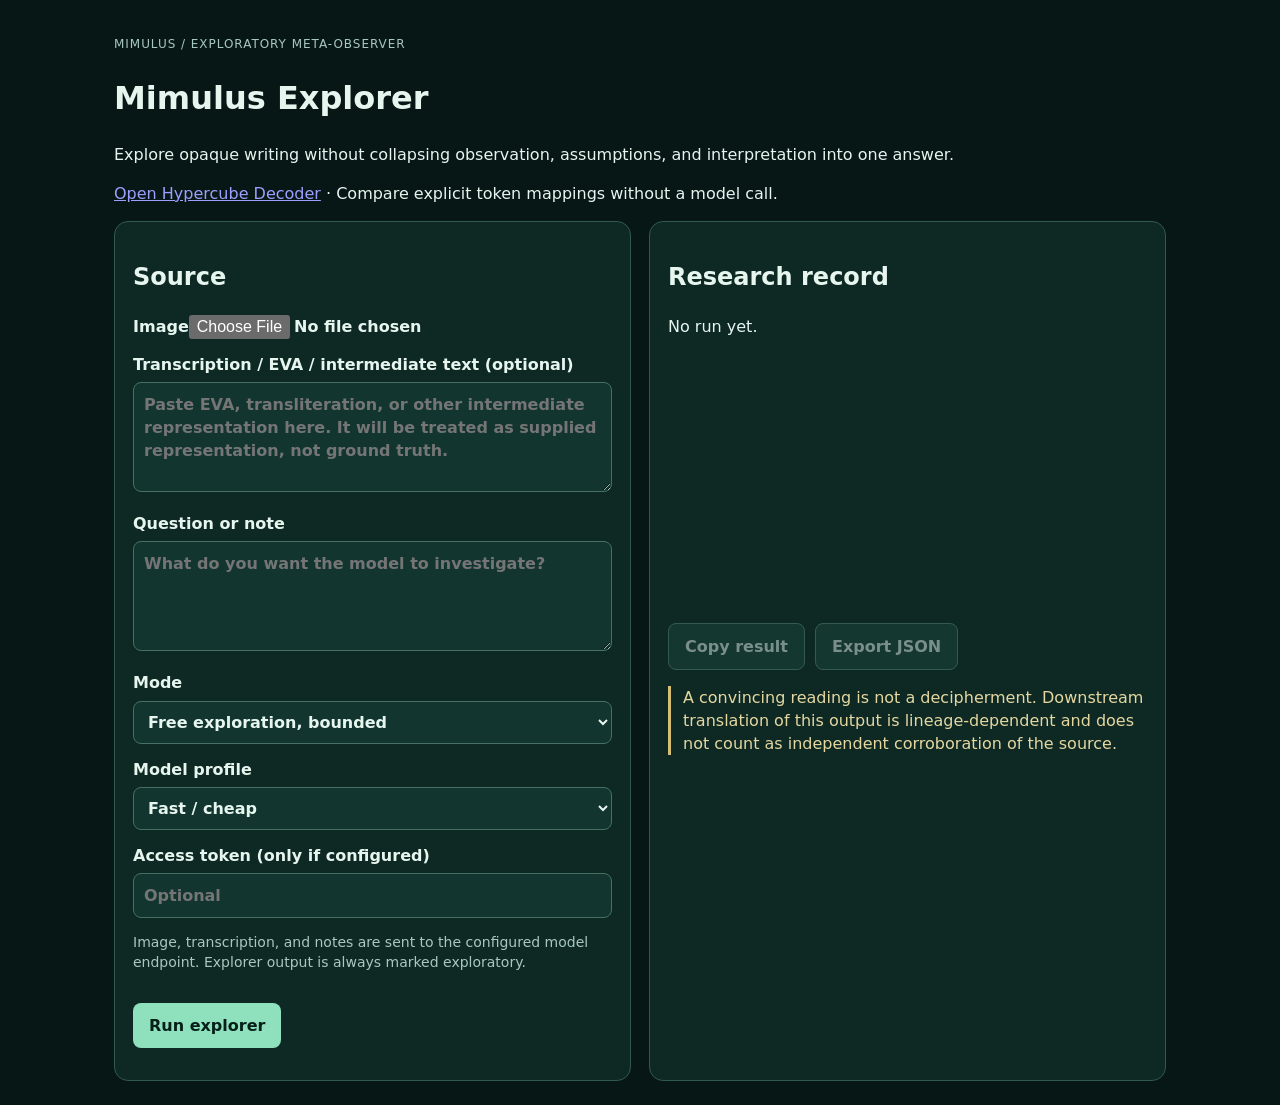
<file: explorer/index.html>
<!doctype html>
<html lang="en">
<head>
<meta charset="utf-8">
<meta name="viewport" content="width=device-width,initial-scale=1">
<title>Mimulus Explorer</title>
<style>
:root{color-scheme:dark;--bg:#071715;--panel:#0e2924;--line:#31594f;--text:#e7f5ef;--muted:#a8c8be;--accent:#8fe0bd}
*{box-sizing:border-box}body{margin:0;background:var(--bg);color:var(--text);font:16px/1.45 system-ui,-apple-system,Segoe UI,sans-serif}main{max-width:1100px;margin:auto;padding:24px}.eyebrow{color:var(--muted);letter-spacing:.08em;font-size:12px}.grid{display:grid;grid-template-columns:1fr 1fr;gap:18px}.panel{background:var(--panel);border:1px solid var(--line);border-radius:14px;padding:18px}label{display:block;margin-top:14px;font-weight:600}input,textarea,select,button{font:inherit}textarea,select,input[type=password]{width:100%;margin-top:6px;background:#12362f;color:var(--text);border:1px solid #477064;border-radius:8px;padding:10px}textarea{min-height:110px;resize:vertical}button{margin-top:16px;background:var(--accent);color:#062019;border:0;border-radius:8px;padding:11px 16px;font-weight:700;cursor:pointer}button[disabled]{opacity:.5;cursor:not-allowed}.hint,.status{color:var(--muted);font-size:14px}.output{white-space:pre-wrap;overflow-wrap:anywhere;min-height:280px}.preview{max-width:100%;max-height:360px;border-radius:10px;margin-top:10px;border:1px solid var(--line)}.toolbar{display:flex;gap:10px;flex-wrap:wrap}.toolbar button{background:#1a473c;color:var(--text);border:1px solid #5b8b7b}.warning{border-left:3px solid #d6bf70;padding-left:12px;color:#e4d7a0}.meta{font-family:ui-monospace,SFMono-Regular,Menlo,monospace;font-size:12px;color:var(--muted)}@media(max-width:800px){.grid{grid-template-columns:1fr}main{padding:14px}}
</style>
</head>
<body>
<main>
<p class="eyebrow">MIMULUS / EXPLORATORY META-OBSERVER</p>
<h1>Mimulus Explorer</h1>
<p>Explore opaque writing without collapsing observation, assumptions, and interpretation into one answer.</p>
<p><a href="./hypercube.html">Open Hypercube Decoder</a> · Compare explicit token mappings without a model call.</p>
<div class="grid">
<section class="panel">
<h2>Source</h2>
<label>Image<input id="image" type="file" accept="image/png,image/jpeg,image/webp"></label>
<img id="preview" class="preview" hidden alt="Selected source preview">
<label>Transcription / EVA / intermediate text (optional)<textarea id="transcription" placeholder="Paste EVA, transliteration, or other intermediate representation here. It will be treated as supplied representation, not ground truth."></textarea></label>
<label>Question or note<textarea id="note" placeholder="What do you want the model to investigate?"></textarea></label>
<label>Mode<select id="mode"><option value="observe">Neutral observation</option><option value="structural">Structural analysis</option><option value="adversarial">Adversarial / competing decoder</option><option value="explore" selected>Free exploration, bounded</option></select></label>
<label>Model profile<select id="profile"><option value="fast" selected>Fast / cheap</option><option value="deep">Deep / stronger</option></select></label>
<label>Access token (only if configured)<input id="token" type="password" autocomplete="off" placeholder="Optional"></label>
<p class="hint">Image, transcription, and notes are sent to the configured model endpoint. Explorer output is always marked exploratory.</p>
<button id="run">Run explorer</button>
<p id="status" class="status"></p>
</section>
<section class="panel">
<h2>Research record</h2>
<div id="output" class="output muted">No run yet.</div>
<p id="meta" class="meta"></p>
<div class="toolbar"><button id="copy" disabled>Copy result</button><button id="export" disabled>Export JSON</button></div>
<p class="warning">A convincing reading is not a decipherment. Downstream translation of this output is lineage-dependent and does not count as independent corroboration of the source.</p>
</section>
</div>
</main>
<script>
const $=id=>document.getElementById(id);let imageData='';let lastRun=null;
$('image').addEventListener('change',()=>{const f=$('image').files[0];imageData='';$('preview').hidden=true;if(!f)return;if(f.size>5_500_000){$('status').textContent='Image is too large. Use a crop under about 5 MB.';return;}const r=new FileReader();r.onload=()=>{imageData=r.result;$('preview').src=imageData;$('preview').hidden=false;$('status').textContent='';};r.readAsDataURL(f);});
function download(data,name){const u=URL.createObjectURL(new Blob([JSON.stringify(data,null,2)],{type:'application/json'}));const a=document.createElement('a');a.href=u;a.download=name;a.click();setTimeout(()=>URL.revokeObjectURL(u),1000)}
$('run').onclick=async()=>{const payload={image_data_url:imageData||undefined,transcription:$('transcription').value,note:$('note').value,mode:$('mode').value,profile:$('profile').value};if(!payload.image_data_url&&!payload.transcription.trim()&&!payload.note.trim()){$('status').textContent='Add an image, transcription, or question first.';return;}$('run').disabled=true;$('status').textContent='Running…';$('output').classList.add('muted');$('output').textContent='Analyzing source and separating observation from interpretation…';try{const headers={'Content-Type':'application/json'};const token=$('token').value.trim();if(token)headers['x-mimulus-explorer-token']=token;const r=await fetch('/api/explore',{method:'POST',headers,body:JSON.stringify(payload)});const data=await r.json();if(!r.ok)throw new Error(data?.detail||data?.error||'Request failed');lastRun=data;$('output').classList.remove('muted');$('output').textContent=data.output||'(No text output)';$('meta').textContent=`run ${data.run_id||'—'} · ${data.model||'—'} · ${data.mode||'—'} · ${data.profile||'—'}`;$('copy').disabled=false;$('export').disabled=false;$('status').textContent='Completed. Treat as exploratory decoder output.';}catch(e){$('output').textContent='Run failed.';$('status').textContent=e.message;}finally{$('run').disabled=false;}};
$('copy').onclick=()=>lastRun&&navigator.clipboard.writeText(lastRun.output||'');$('export').onclick=()=>lastRun&&download(lastRun,`mimulus-${lastRun.run_id||'run'}.json`);
</script>
</body>
</html>
</file>
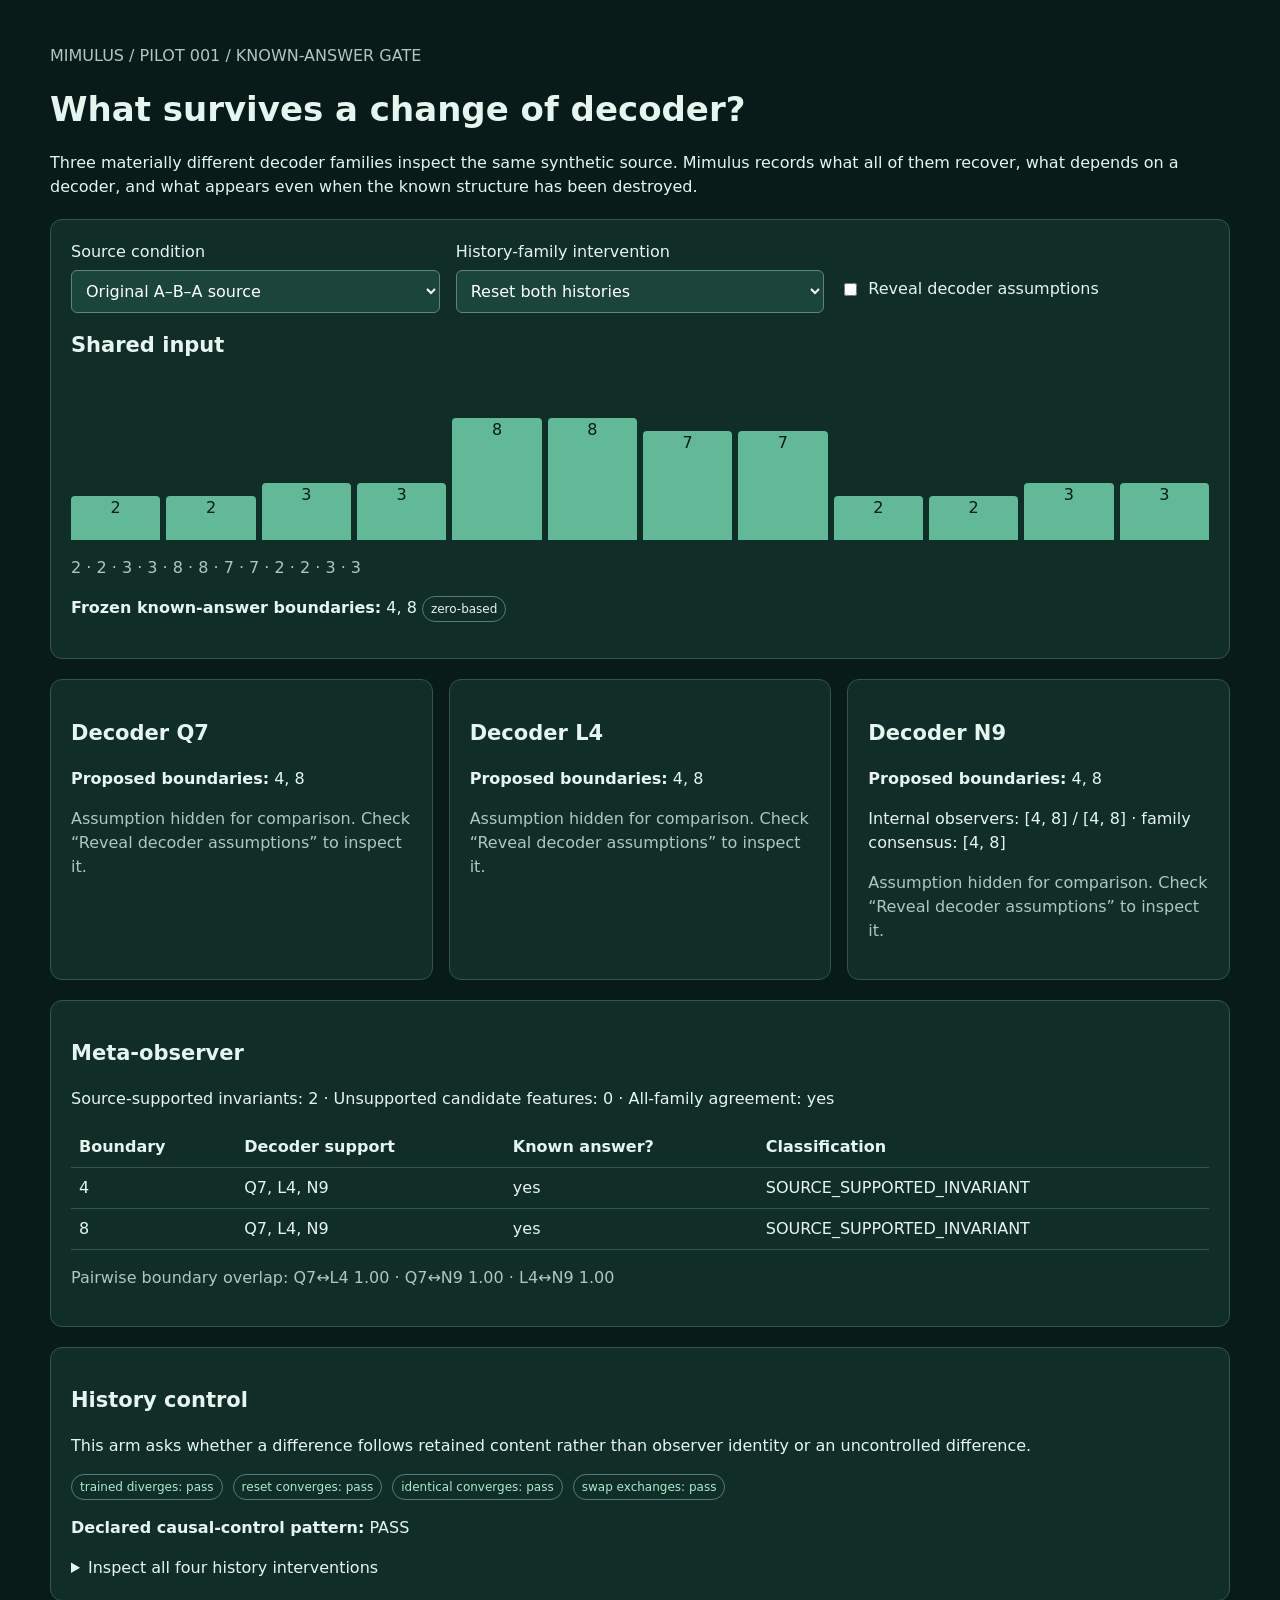
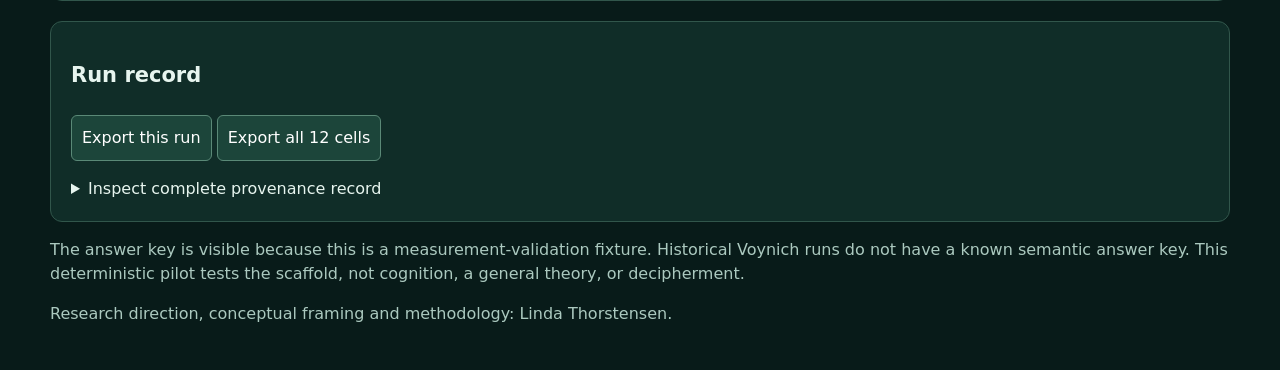
<file: pilot/index.html>
<!doctype html><html lang="en"><meta charset="utf-8"><meta name="viewport" content="width=device-width,initial-scale=1"><title>Mimulus · Decoder persistence laboratory</title>
<style>body{margin:0;background:#081b19;color:#e7f5ef;font:16px/1.5 system-ui}main{max-width:1180px;margin:auto;padding:28px}h1{font-size:34px;margin:0}h2{font-size:21px}.muted{color:#abc9bf}.tag{display:inline-block;padding:3px 8px;border:1px solid #547e70;border-radius:999px;font-size:12px;margin-right:5px}section,article{background:#102d28;border:1px solid #31564b;border-radius:12px;padding:20px;margin-top:20px}.controls,.decoders{display:grid;grid-template-columns:repeat(3,1fr);gap:16px}.decoders{grid-template-columns:repeat(3,1fr)}label{display:block}select,button{font:inherit;background:#1c453a;color:white;border:1px solid #5a8977;border-radius:6px;padding:10px;margin-top:6px}select{width:100%}button{cursor:pointer}.check{display:flex;align-items:center;gap:8px;padding-top:25px}.check input{width:auto}#signal{display:flex;gap:6px;align-items:end;height:145px;overflow:auto;padding-top:16px}.bar{flex:1;min-width:28px;background:#62b998;color:#061c16;text-align:center;border-radius:4px 4px 0 0}.segments{display:flex;flex-wrap:wrap;gap:8px}.segment{padding:8px;border:1px solid #94d3b5;background:#1a483b;border-radius:5px}table{width:100%;border-collapse:collapse;margin-top:10px}th,td{text-align:left;border-bottom:1px solid #31564b;padding:8px;vertical-align:top}pre{white-space:pre-wrap;overflow-wrap:anywhere;font-size:13px}summary{cursor:pointer}.good{color:#a9edc9}.warn{color:#f2d49b}@media(max-width:760px){main{padding:16px}.controls,.decoders{grid-template-columns:1fr}.check{padding-top:0}}</style>
<main><p class="muted">MIMULUS / PILOT 001 / KNOWN-ANSWER GATE</p><h1>What survives a change of decoder?</h1><p>Three materially different decoder families inspect the same synthetic source. Mimulus records what all of them recover, what depends on a decoder, and what appears even when the known structure has been destroyed.</p>
<section><div class="controls"><label>Source condition<select id="condition"><option value="original">Original A–B–A source</option><option value="permuted">Count-preserving order destruction</option><option value="ablated">Remove middle-block contrast</option></select></label><label>History-family intervention<select id="history"><option value="reset">Reset both histories</option><option value="trained">Different retained histories</option><option value="swap">Swap retained histories</option><option value="identical">Identical retained histories</option></select></label><label class="check"><input id="reveal" type="checkbox"> Reveal decoder assumptions</label></div><h2>Shared input</h2><div id="signal"></div><p id="values" class="muted"></p><p id="key"></p></section>
<div class="decoders"><article id="Q7"></article><article id="L4"></article><article id="N9"></article></div>
<section><h2>Meta-observer</h2><p id="summary"></p><table><thead><tr><th>Boundary</th><th>Decoder support</th><th>Known answer?</th><th>Classification</th></tr></thead><tbody id="features"></tbody></table><p id="pairwise" class="muted"></p></section>
<section><h2>History control</h2><p>This arm asks whether a difference follows retained content rather than observer identity or an uncontrolled difference.</p><div id="historyChecks"></div><details><summary>Inspect all four history interventions</summary><pre id="historyRecord"></pre></details></section>
<section><h2>Run record</h2><button id="export">Export this run</button> <button id="matrix">Export all 12 cells</button><p id="status" class="muted"></p><details><summary>Inspect complete provenance record</summary><pre id="record"></pre></details></section>
<p class="muted">The answer key is visible because this is a measurement-validation fixture. Historical Voynich runs do not have a known semantic answer key. This deterministic pilot tests the scaffold, not cognition, a general theory, or decipherment.</p><p class="muted">Research direction, conceptual framing and methodology: Linda Thorstensen.</p></main>
<script src="engine.js"></script><script>
let current;const get=id=>document.getElementById(id);const codes=['Q7','L4','N9'];
function boundariesText(x){return x.length?x.join(', '):'none'}
function renderDecoder(code){const card=get(code),details=current.decoderDetails[code],registry=current.decoderRegistry[code],blind=current.blindedFamilyOutputs.find(x=>x.blindCode===code);card.replaceChildren();const h=document.createElement('h2');h.textContent='Decoder '+code;card.append(h);const b=document.createElement('p');b.innerHTML='<strong>Proposed boundaries:</strong> '+boundariesText(blind.boundaries);card.append(b);if(code==='N9'){const p=document.createElement('p');p.textContent='Internal observers: '+details.outputs.map(o=>'['+boundariesText(o.boundaries)+']').join(' / ')+' · family consensus: ['+boundariesText(details.boundaries)+']';card.append(p)}const a=document.createElement('p');a.className='muted';a.textContent=get('reveal').checked?registry.family+' — '+registry.assumption:'Assumption hidden for comparison. Check “Reveal decoder assumptions” to inspect it.';card.append(a)}
function render(){current=Mimulus.run({condition:get('condition').value,historyIntervention:get('history').value});get('signal').replaceChildren(...current.source.map(v=>{const e=document.createElement('div');e.className='bar';e.style.height=(18+v*13)+'px';e.textContent=v;return e}));get('values').textContent=current.source.join(' · ');get('key').innerHTML='<strong>Frozen known-answer boundaries:</strong> '+boundariesText(current.knownAnswer.boundaryIndices)+' <span class="tag">zero-based</span>';codes.forEach(renderDecoder);
const rows=current.metaObservation.features;get('features').replaceChildren(...(rows.length?rows.map(f=>{const tr=document.createElement('tr');[f.index,f.supportingDecoders.join(', ')||'none',f.inKnownAnswer?'yes':'no',f.classification].forEach(v=>{const td=document.createElement('td');td.textContent=v;tr.append(td)});return tr}):(()=>{const tr=document.createElement('tr'),td=document.createElement('td');td.colSpan=4;td.textContent='No decoder proposed a boundary and the key contains none.';tr.append(td);return [tr]})()));
const invariant=rows.filter(x=>x.classification==='SOURCE_SUPPORTED_INVARIANT').length,unsupported=rows.filter(x=>x.classification.includes('UNSUPPORTED')).length;get('summary').textContent='Source-supported invariants: '+invariant+' · Unsupported candidate features: '+unsupported+' · All-family agreement: '+(current.metaObservation.allFamilyAgreement?'yes':'no');get('pairwise').textContent='Pairwise boundary overlap: '+current.metaObservation.pairwise.map(p=>p.a+'↔'+p.b+' '+(p.overlap.empty?'empty':p.overlap.value.toFixed(2))).join(' · ');
const hc=current.historyControls;get('historyChecks').innerHTML=Object.entries(hc.checks).map(([k,v])=>'<span class="tag '+(v?'good':'warn')+'">'+k.replaceAll('_',' ')+': '+(v?'pass':'fail')+'</span>').join(' ')+'<p><strong>Declared causal-control pattern:</strong> '+(hc.patternPass?'PASS':'NOT PRESENT FOR THIS SOURCE CONDITION')+'</p>';get('historyRecord').textContent=JSON.stringify(hc,null,2);get('record').textContent=JSON.stringify(current,null,2);get('status').textContent='';}
function download(data,name){const url=URL.createObjectURL(new Blob([JSON.stringify(data,null,2)],{type:'application/json'}));const a=document.createElement('a');a.href=url;a.download=name;a.click();setTimeout(()=>URL.revokeObjectURL(url),1000)}
['condition','history','reveal'].forEach(id=>get(id).addEventListener('change',render));get('export').onclick=()=>download(current,'mimulus-pilot-001-run.json');get('matrix').onclick=()=>{download(Mimulus.matrix(),'mimulus-pilot-001-matrix.json');get('status').textContent='Exported 3 source conditions × 4 history interventions = 12 deterministic cells.'};render();
</script></html>
</file>
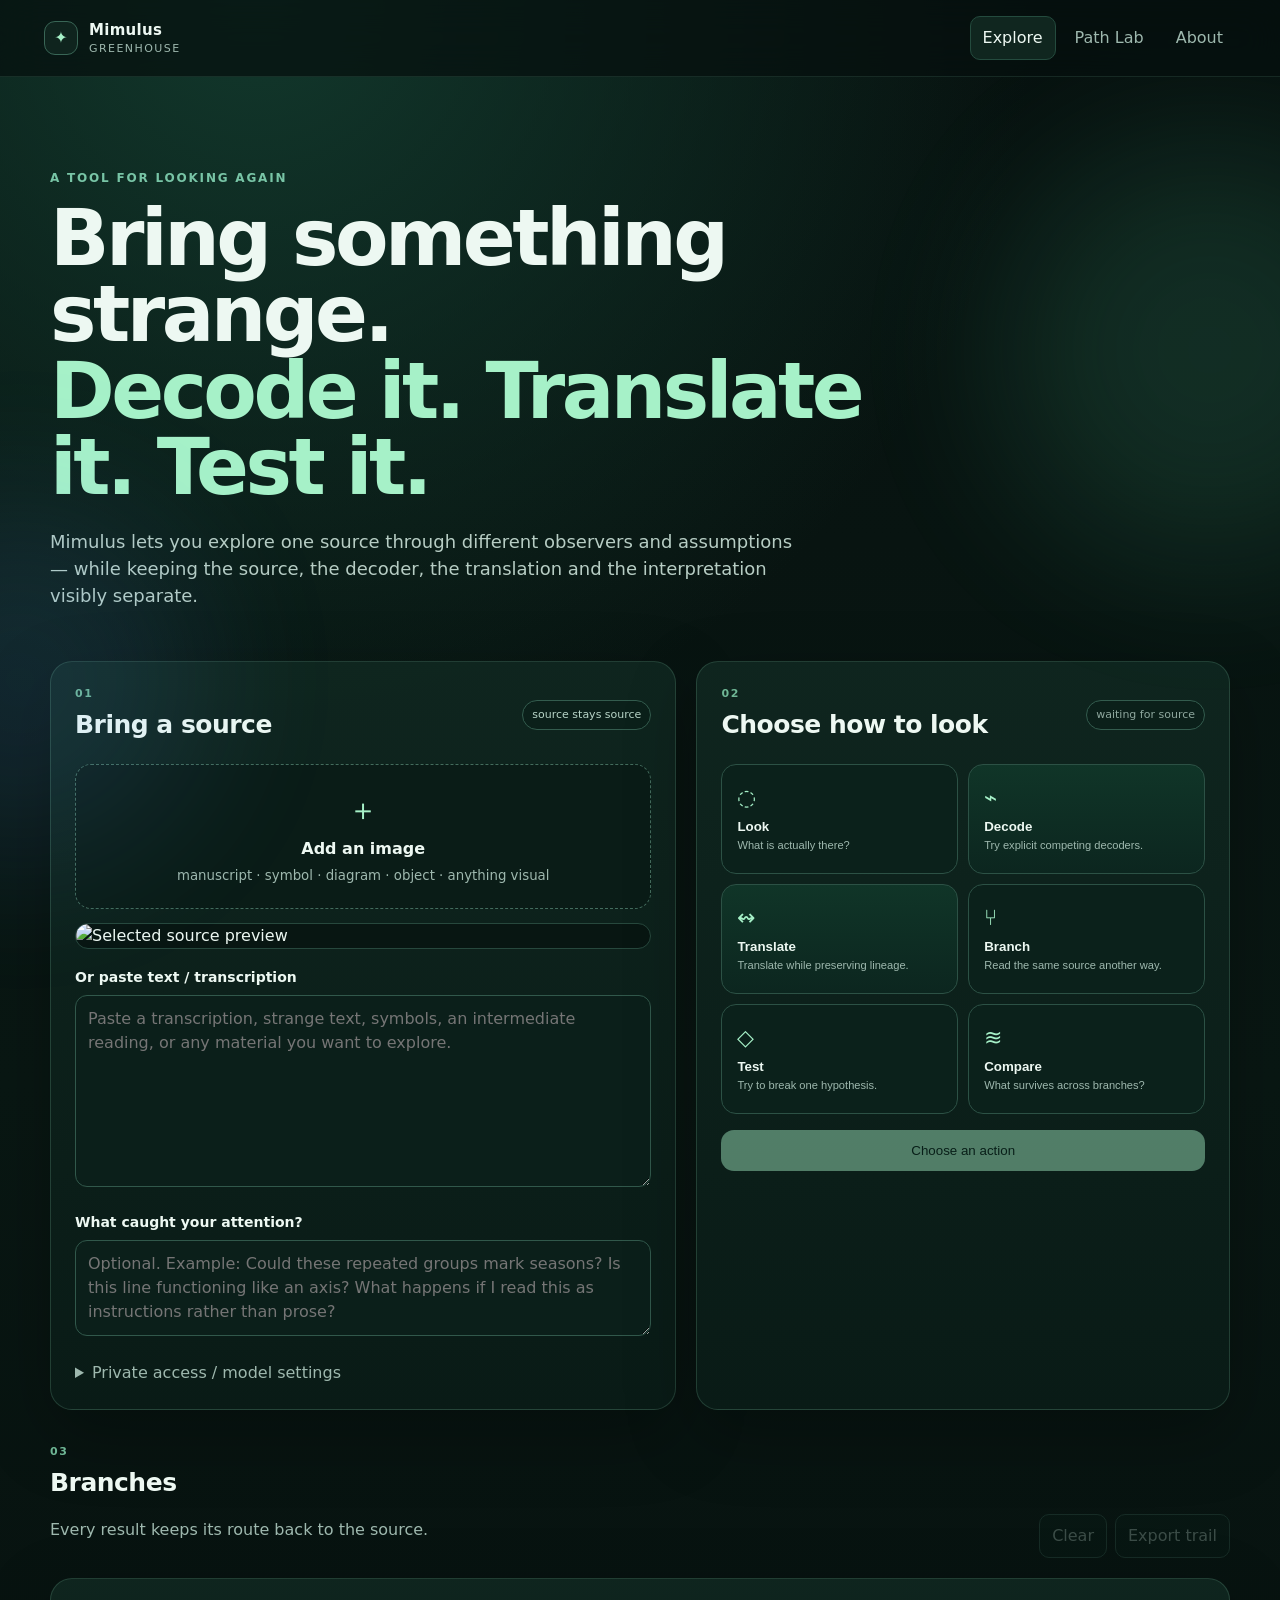
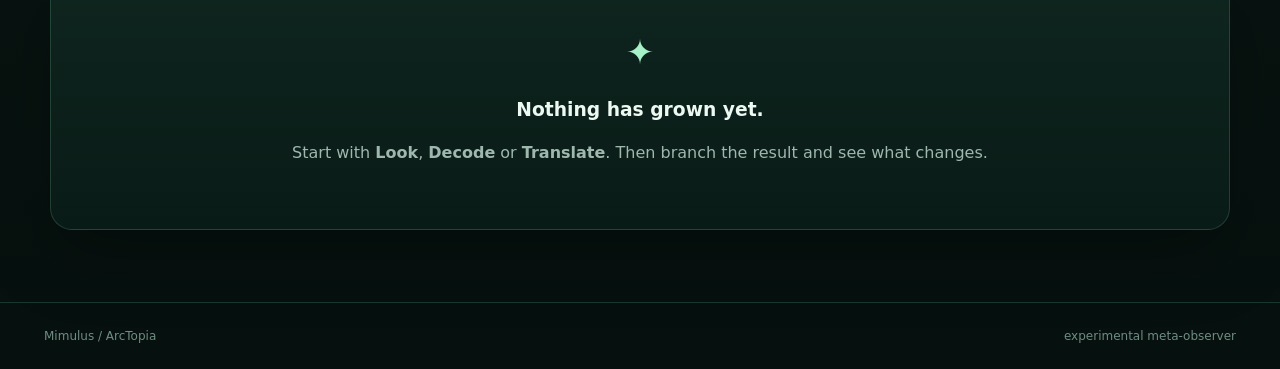
<file: hosting/cpanel/index.html>
<!doctype html>
<html lang="en">
<head>
  <meta charset="utf-8">
  <meta name="viewport" content="width=device-width,initial-scale=1">
  <meta name="description" content="Mimulus Greenhouse: explore, decode, translate, branch, test and compare interpretations without losing provenance.">
  <title>Mimulus — Greenhouse</title>
  <link rel="stylesheet" href="styles.css">
</head>
<body>
  <div class="ambient ambient-a"></div><div class="ambient ambient-b"></div>
  <header class="site-header"><a class="brand" href="#" data-go="explore" aria-label="Mimulus home"><span class="brand-mark" aria-hidden="true">✦</span><span><strong>Mimulus</strong><small>Greenhouse</small></span></a><nav class="view-tabs" aria-label="Main views"><button class="tab is-active" data-view="explore">Explore</button><button class="tab" data-view="pathlab">Path Lab</button><button class="tab" data-view="about">About</button></nav></header>
  <main>
    <section id="explore" class="view is-active">
      <div class="hero"><p class="eyebrow">A TOOL FOR LOOKING AGAIN</p><h1>Bring something strange.<br><span>Decode it. Translate it. Test it.</span></h1><p class="lede">Mimulus lets you explore one source through different observers and assumptions — while keeping the source, the decoder, the translation and the interpretation visibly separate.</p></div>
      <div class="workspace">
        <section class="source-card glass"><div class="section-head"><div><p class="step">01</p><h2>Bring a source</h2></div><span class="pill">source stays source</span></div><label class="dropzone" for="imageInput"><input id="imageInput" type="file" accept="image/png,image/jpeg,image/webp" hidden><span class="drop-icon">＋</span><strong>Add an image</strong><small>manuscript · symbol · diagram · object · anything visual</small></label><img id="preview" class="preview" hidden alt="Selected source preview"><label class="field-label" for="sourceText">Or paste text / transcription</label><textarea id="sourceText" rows="7" placeholder="Paste a transcription, strange text, symbols, an intermediate reading, or any material you want to explore."></textarea><label class="field-label" for="question">What caught your attention?</label><textarea id="question" rows="3" placeholder="Optional. Example: Could these repeated groups mark seasons? Is this line functioning like an axis? What happens if I read this as instructions rather than prose?"></textarea><details class="quiet-details"><summary>Private access / model settings</summary><div class="settings-grid"><label>Access token<input id="token" type="password" autocomplete="off" placeholder="Only if this site requires one"></label><label>Depth<select id="profile"><option value="fast" selected>Quick</option><option value="deep">Deep</option></select></label></div></details></section>
        <section class="action-card glass"><div class="section-head"><div><p class="step">02</p><h2>Choose how to look</h2></div><span id="sourceState" class="pill subtle">waiting for source</span></div><div class="action-grid" role="group" aria-label="Mimulus actions"><button class="action" data-action="look"><span>◌</span><strong>Look</strong><small>What is actually there?</small></button><button class="action primary" data-action="decode"><span>⌁</span><strong>Decode</strong><small>Try explicit competing decoders.</small></button><button class="action primary" data-action="translate"><span>↭</span><strong>Translate</strong><small>Translate while preserving lineage.</small></button><button class="action" data-action="branch"><span>⑂</span><strong>Branch</strong><small>Read the same source another way.</small></button><button class="action" data-action="test"><span>◇</span><strong>Test</strong><small>Try to break one hypothesis.</small></button><button class="action" data-action="compare"><span>≋</span><strong>Compare</strong><small>What survives across branches?</small></button></div><div id="translateOptions" class="inline-options" hidden><label>Translate into<input id="targetLanguage" value="English" placeholder="English"></label><p>Translations are useful outputs, but a translation of a decoder result remains a descendant of that decoder — not independent confirmation.</p></div><div id="testOptions" class="inline-options" hidden><label>Hypothesis to test<textarea id="hypothesis" rows="3" placeholder="Example: repeated symbols are seasonal markers"></textarea></label></div><button id="runButton" class="run-button" disabled>Choose an action</button><p id="status" class="status" aria-live="polite"></p></section>
      </div>
      <section class="results-section"><div class="section-head wide"><div><p class="step">03</p><h2>Branches</h2><p class="muted">Every result keeps its route back to the source.</p></div><div class="result-tools"><button id="clearRuns" class="ghost" disabled>Clear</button><button id="exportRuns" class="ghost" disabled>Export trail</button></div></div><div id="emptyState" class="empty-state glass"><div class="seed">✦</div><h3>Nothing has grown yet.</h3><p>Start with <b>Look</b>, <b>Decode</b> or <b>Translate</b>. Then branch the result and see what changes.</p></div><div id="runs" class="runs"></div></section>
    </section>
    <section id="pathlab" class="view"><div class="hero compact"><p class="eyebrow">PATH LAB</p><h1>Same state.<br><span>Different future.</span></h1><p class="lede">A tiny known-answer experiment showing why Mimulus keeps trajectory separate from present state.</p></div><div class="path-lab glass"><div class="path-controls"><button class="path-choice is-active" data-path="abc">A → B → C</button><button class="path-choice" data-path="bac">B → A → C</button><label class="switch"><input id="gateToggle" type="checkbox"><span></span>Remove history gate</label></div><div class="state-line"><div><small>present state</small><strong>1110</strong></div><span class="arrow">→</span><div id="futureState" class="future open"><small>future</small><strong>1111 reachable</strong></div></div><div id="pathExplanation" class="path-explanation"></div><p class="lab-note">Both paths end at the same visible state <code>1110</code>. Under the baseline rule, only one history retains access to <code>1111</code>. Present state alone therefore does not determine the remaining possibility space.</p></div></section>
    <section id="about" class="view"><div class="hero compact"><p class="eyebrow">WHAT MIMULUS IS</p><h1>An explorer for <span>interpretation under change.</span></h1></div><div class="about-grid"><article class="glass"><h2>Decode boldly</h2><p>Mimulus can try structural, symbolic, linguistic and adversarial readings. Speculation is allowed in discovery mode; the route that produced it is never erased.</p></article><article class="glass"><h2>Translate usefully</h2><p>Translations are first-class outputs. They are labelled by lineage so a fluent downstream translation is not mistaken for independent evidence about the original source.</p></article><article class="glass"><h2>Change one thing</h2><p>Branching lets you swap a decoder, framing, representation or history while holding the source fixed. That turns “maybe” into something testable.</p></article><article class="glass"><h2>Watch what survives</h2><p>Mimulus is most interested in structure that persists across meaningful changes — and equally interested when nothing survives.</p></article></div><div class="boundary glass"><strong>Boundary</strong><p>Mimulus does not turn coherence into truth. A compelling decode or translation is an experimental reading until independently supported from the source and external evidence.</p></div></section>
  </main>
  <footer><span>Mimulus / ArcTopia</span><span>experimental meta-observer</span></footer><script src="app.js"></script>
</body></html>
</file>
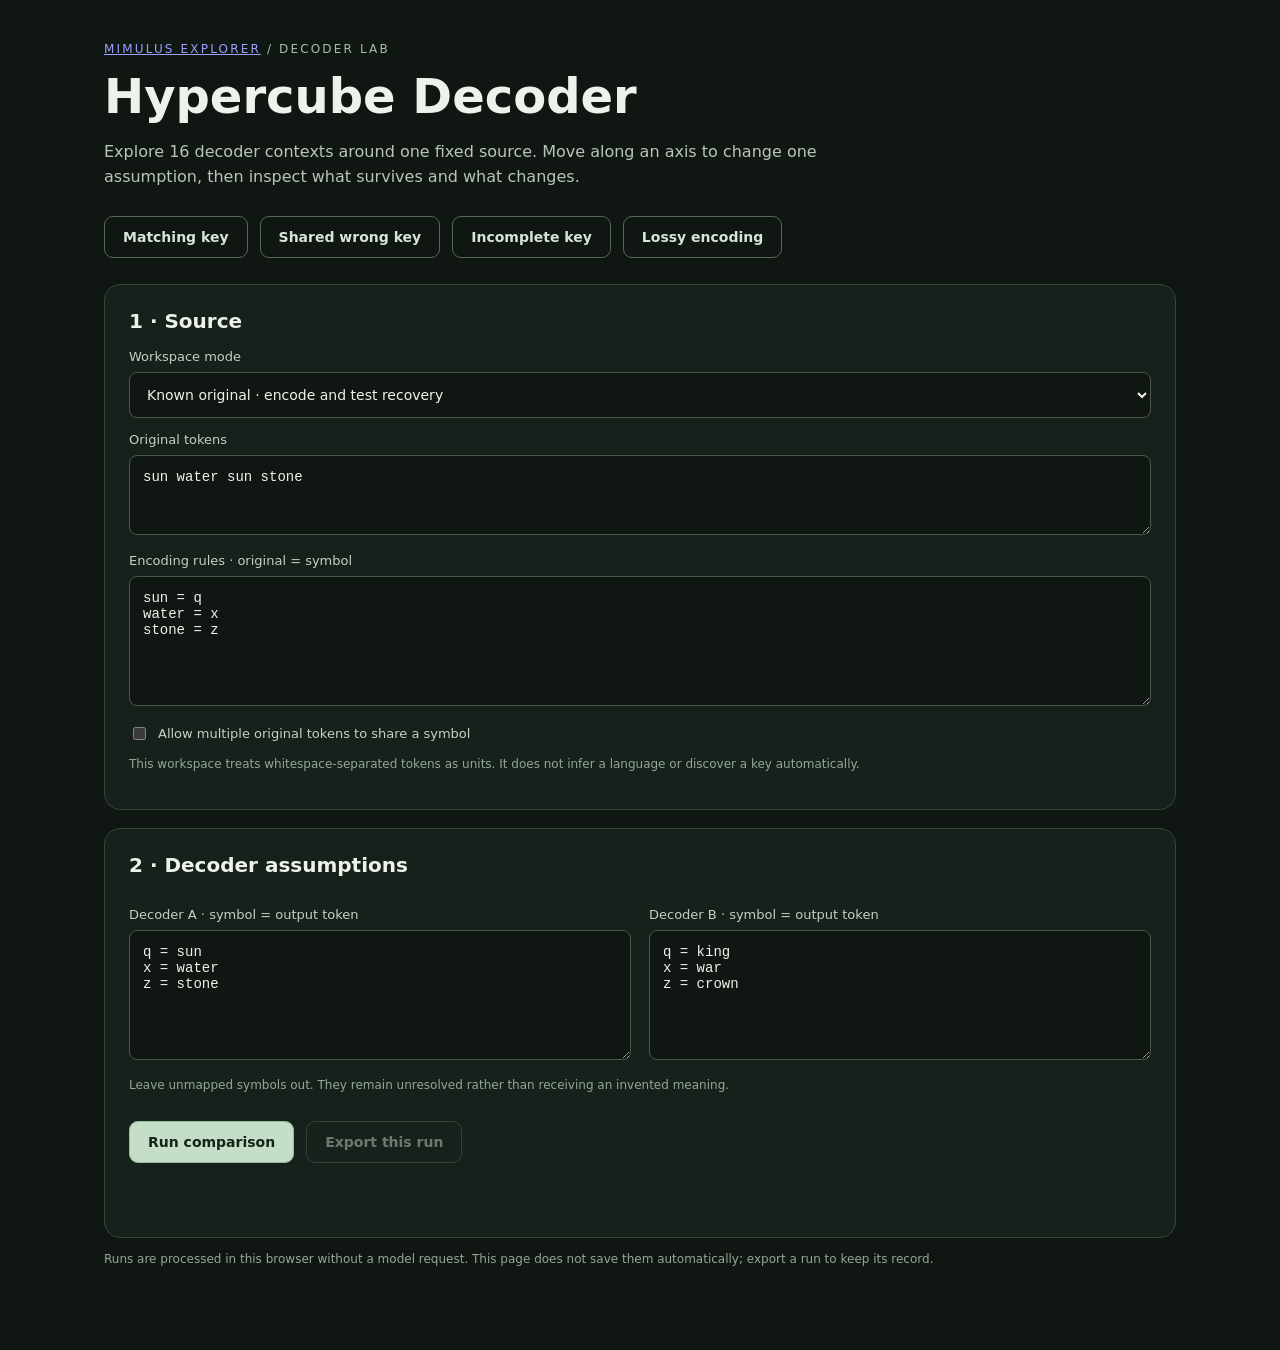
<file: explorer/hypercube.html>
<!doctype html>
<html lang="en">
<head>
<meta charset="utf-8"><meta name="viewport" content="width=device-width,initial-scale=1">
<title>Mimulus · Hypercube Decoder</title>
<style>
:root{font-family:system-ui,sans-serif;color:#edf2eb;background:#101713;color-scheme:dark}*{box-sizing:border-box}body{margin:0}main{max-width:1120px;margin:auto;padding:42px 24px 70px}.eyebrow{font-size:12px;letter-spacing:.18em;color:#a1c0a1;text-transform:uppercase}h1{font-size:clamp(30px,5vw,48px);font-weight:550;margin:12px 0}h2{font-size:20px;margin:0 0 16px}p{color:#b8c5bb;line-height:1.55}.intro{max-width:740px}.toolbar{display:flex;gap:12px;flex-wrap:wrap;margin:26px 0}.panel{background:#17211b;border:1px solid #344439;border-radius:16px;padding:24px;margin-top:18px}.grid{display:grid;grid-template-columns:1fr 1fr;gap:18px}label{display:block;font-size:13px;color:#c3d1c5;margin:14px 0 8px}textarea,select{width:100%;padding:13px;border:1px solid #46594a;border-radius:8px;background:#101713;color:#edf2eb;font:14px ui-monospace,monospace}textarea{resize:vertical;min-height:130px}#source{min-height:80px}select{font-family:inherit}button{border:1px solid #98bba0;border-radius:9px;background:#c5dec7;color:#142419;padding:12px 18px;font:600 14px system-ui;cursor:pointer}button.secondary{background:transparent;color:#d5e5d8;border-color:#526958}button:disabled{opacity:.45;cursor:default}.small{font-size:12px;color:#93a797}#status{min-height:24px;font-size:14px}#status.error{color:#ffb3a3}.badge{display:inline-block;padding:5px 10px;border-radius:6px;background:#293c2e;color:#c8e7c8;font-size:13px}.output{font:19px ui-monospace,monospace;overflow-wrap:anywhere;white-space:pre-wrap;color:#edf2eb}.score{font-size:34px;color:#c5dec7;margin:14px 0 6px}.note{border-left:3px solid #78967e;padding-left:14px}ul{padding-left:20px;color:#b8c5bb;line-height:1.5}[hidden]{display:none!important}.check{display:flex;gap:9px;align-items:center}.check input{width:auto}@media(max-width:720px){.grid{grid-template-columns:1fr}main{padding:26px 16px}.panel{padding:18px}}
#cube-diagram{width:100%;height:auto;max-height:420px}#cube-diagram g{cursor:pointer}#cube-diagram g:focus circle{stroke:#fff;stroke-width:4}.cube-selection{border-top:1px solid #344439;padding-top:20px;margin-top:16px}#cube-axis-controls{gap:8px}#cube-axis-controls button{font-size:12px;padding:10px}summary{cursor:pointer;color:#c6ddca;margin:18px 0}#cube-trace{overflow-wrap:anywhere;font:13px ui-monospace,monospace}</style>
</head>
<body><main>
<div class="eyebrow"><a href="./index.html">Mimulus Explorer</a> / Decoder Lab</div>
<h1>Hypercube Decoder</h1>
<p class="intro">Explore 16 decoder contexts around one fixed source. Move along an axis to change one assumption, then inspect what survives and what changes.</p>
<div class="toolbar"><button class="secondary" data-example="correct">Matching key</button><button class="secondary" data-example="wrong">Shared wrong key</button><button class="secondary" data-example="partial">Incomplete key</button><button class="secondary" data-example="lossy">Lossy encoding</button></div>
<section class="panel"><h2>1 · Source</h2>
<label for="mode">Workspace mode</label><select id="mode"><option value="known">Known original · encode and test recovery</option><option value="opaque">Opaque text · decode without a reference</option></select>
<label id="source-label" for="source">Original tokens</label><textarea id="source" spellcheck="false">sun water sun stone</textarea>
<div id="encoder-area"><label for="encoder">Encoding rules · original = symbol</label><textarea id="encoder" spellcheck="false">sun = q
water = x
stone = z</textarea><label class="check"><input type="checkbox" id="lossy">Allow multiple original tokens to share a symbol</label></div>
<p class="small">This workspace treats whitespace-separated tokens as units. It does not infer a language or discover a key automatically.</p></section>
<section class="panel"><h2>2 · Decoder assumptions</h2><div class="grid"><div><label for="decoder-a">Decoder A · symbol = output token</label><textarea id="decoder-a" spellcheck="false">q = sun
x = water
z = stone</textarea></div><div><label for="decoder-b">Decoder B · symbol = output token</label><textarea id="decoder-b" spellcheck="false">q = king
x = war
z = crown</textarea></div></div><p class="small">Leave unmapped symbols out. They remain unresolved rather than receiving an invented meaning.</p>
<div class="toolbar"><button id="run">Run comparison</button><button class="secondary" id="export" disabled>Export this run</button></div><div id="status" role="status" aria-live="polite"></div></section>
<section id="results" hidden><div class="panel"><h2>3 · Hypercube contexts</h2><p class="small">Each vertex is a declared decoder context. Each edge changes one axis. Percentages measure recovery only when a known original is available.</p><svg id="cube-diagram" viewBox="0 0 760 330" role="group" aria-label="Four-dimensional decoder context hypercube"></svg><div class="cube-selection"><h2 id="selected-context"></h2><ul id="cube-assumptions"></ul><div id="cube-axis-controls" class="toolbar"></div><label>Active mapping</label><p id="cube-mapping"></p><label>Candidate output</label><p id="cube-output" class="output"></p><p id="cube-score" class="score"></p><ul id="cube-uncertainty"></ul><label>Inspection path · ↪ marks a jump</label><p id="cube-trace"></p><p id="cube-boundary" class="small"></p></div><details><summary>Compare starting mappings A and B</summary><span id="agreement" class="badge"></span><p class="note">Agreement between decoders does not establish correct meaning.</p><label>Encoded observation</label><p id="observation" class="output"></p><div id="cards" class="grid"></div><h2 style="margin-top:24px">Repeated structure</h2><p id="structure"></p><p class="small">Export includes the source, declared rules, candidate readings, and evaluation for this run. In known-original mode, it also includes the original reference.</p></details></div></section>
<section id="export-panel" class="panel" hidden><h2>Run record</h2><p>Copy this JSON to preserve the complete run, or download it as a file.</p><label for="export-json">Complete run · JSON</label><textarea id="export-json" readonly style="min-height:220px"></textarea><div class="toolbar"><button class="secondary" id="download">Download JSON</button></div></section><p class="small">Runs are processed in this browser without a model request. This page does not save them automatically; export a run to keep its record.</p>
</main>
<script src="./token-cube.js"></script>
<script src="./cube-view.js"></script>
<script>
const $=id=>document.getElementById(id);let lastReport=null;
function invalidate(){lastReport=null;$("export-panel").hidden=true;$("export-json").value="";$('export').disabled=true;$('results').hidden=true;$('status').textContent='Inputs changed. Run a new comparison.';$('status').className=''}
function syncMode(){$('encoder-area').hidden=$('mode').value==='opaque';$('source-label').textContent=$('mode').value==='opaque'?'Encoded tokens':'Original tokens'}
function parseRules(text,name){const rules=Object.create(null);for(const raw of text.split('\n')){const line=raw.trim();if(!line)continue;const match=line.match(/^([^\s=]+)\s*=\s*([^\s=]+)$/);if(!match)throw Error(`${name}: use one token = one token per line.`);if(Object.hasOwn(rules,match[1]))throw Error(`${name}: duplicate rule for ${match[1]}.`);rules[match[1]]=match[2]}return rules}
function example(kind){$('mode').value='known';$('source').value='sun water sun stone';$('encoder').value='sun = q\nwater = x\nstone = z';$('lossy').checked=false;const good='q = sun\nx = water\nz = stone';$('decoder-a').value=good;$('decoder-b').value='q = king\nx = war\nz = crown';if(kind==='wrong'){$('decoder-a').value=$('decoder-b').value}if(kind==='partial'){$('decoder-a').value='q = sun';$('decoder-b').value='q = sun'}if(kind==='lossy'){$('encoder').value='sun = q\nwater = q\nstone = z';$('lossy').checked=true;$('decoder-a').value='q = sun\nz = stone';$('decoder-b').value='q = water\nz = stone'}syncMode();invalidate()}
document.querySelectorAll('[data-example]').forEach(button=>button.onclick=()=>example(button.dataset.example));
document.querySelectorAll('textarea,input,select').forEach(input=>input.addEventListener('input',()=>{syncMode();invalidate()}));
function node(tag,text,className){const n=document.createElement(tag);n.textContent=text;if(className)n.className=className;return n}
function show(report){renderHypercube(report);$('agreement').textContent={convergence:'Decoders agree on explicit mappings',divergence:'Decoder mappings conflict',undetermined:'Agreement is undetermined'}[report.comparison.outcome];$('observation').textContent=report.observation.transcription;$('cards').replaceChildren();for(const result of report.results){const card=node('div','');card.append(node('h2',result.reading.decoder_id),node('p',result.reading.semantic_reading,'output'));if(result.recovery){const r=result.recovery;card.append(node('div',`${Math.round(r.token_accuracy*100)}% recovered`,'score'),node('p',`${r.matched_tokens} of ${r.total_tokens} positions match · ${r.unresolved_tokens} unresolved`));if(r.collision_groups.length)card.append(node('p','Encoding loses distinctions. Exact recovery on one sample would not establish reversibility.','note'))}else card.append(node('p','Recovery is unavailable: no known original was supplied.','note'));if(result.reading.uncertainties.length){const list=node('ul','');result.reading.uncertainties.forEach(text=>list.append(node('li',text)));card.append(list)}$('cards').append(card)}$('structure').textContent=report.structure.claims.map(c=>c.text).join(' ')||'No repeated tokens found.';$('results').hidden=false;$('export').disabled=false}
$('run').onclick=async()=>{const button=$('run');button.disabled=true;document.querySelectorAll('textarea,input,select,[data-example]').forEach(n=>n.disabled=true);$('status').className='';$('status').textContent='Comparing…';lastReport=null;$('export-panel').hidden=true;$('export-json').value='';$('export').disabled=true;$('results').hidden=true;try{const mode=$('mode').value;const payload={mode,source:$('source').value,encoder:mode==='known'?parseRules($('encoder').value,'Encoder'):{},allow_lossy:$('lossy').checked,decoder_a:parseRules($('decoder-a').value,'Decoder A'),decoder_b:parseRules($('decoder-b').value,'Decoder B')};const report=await MimulusTokenCube.analyze(payload);lastReport=report;show(report);$('status').textContent='Run complete. Export to preserve this result.'}catch(error){$('status').className='error';$('status').textContent=error.message}finally{button.disabled=false;document.querySelectorAll('textarea,input,select,[data-example]').forEach(n=>n.disabled=false)}};
$('export').onclick=()=>{if(!lastReport)return;$('export-json').value=JSON.stringify(lastReport,null,2);$('export-panel').hidden=false;$('status').textContent='Complete run record is ready to copy or download.'};
$('download').onclick=()=>{if(!lastReport)return;const url=URL.createObjectURL(new Blob([JSON.stringify(lastReport,null,2)],{type:'application/json'}));const link=document.createElement('a');link.href=url;link.download=`${lastReport.observation.source_id}.json`;link.click();setTimeout(()=>URL.revokeObjectURL(url),1000)};
syncMode();
</script></body></html>
</file>
<file: hosting/cpanel/styles.css>
:root{--bg:#07110f;--bg2:#0c1814;--panel:rgba(15,33,28,.82);--panel2:#10261f;--line:#27483d;--text:#edf8f2;--muted:#9eb8ae;--accent:#a6f1c8;--accent2:#6fd6b0;--warn:#e8cf82;--danger:#e39c92;--shadow:0 24px 70px rgba(0,0,0,.28)}*{box-sizing:border-box}html{scroll-behavior:smooth}body{margin:0;min-height:100vh;background:radial-gradient(circle at 20% 0,#12382c 0,transparent 35%),linear-gradient(180deg,#07110f,#091713 55%,#06100e);color:var(--text);font:16px/1.5 Inter,ui-sans-serif,system-ui,-apple-system,BlinkMacSystemFont,"Segoe UI",sans-serif;overflow-x:hidden}.ambient{position:fixed;border-radius:50%;filter:blur(80px);opacity:.12;pointer-events:none}.ambient-a{width:420px;height:420px;background:#5df0b2;right:-140px;top:140px}.ambient-b{width:360px;height:360px;background:#5ba8ff;left:-160px;bottom:40px}.site-header{position:sticky;top:0;z-index:20;display:flex;align-items:center;justify-content:space-between;padding:16px clamp(18px,4vw,44px);backdrop-filter:blur(18px);background:rgba(6,16,14,.72);border-bottom:1px solid rgba(115,173,151,.16)}.brand{display:flex;align-items:center;gap:11px;color:var(--text);text-decoration:none}.brand-mark{display:grid;place-items:center;width:34px;height:34px;border:1px solid #396656;border-radius:11px;color:var(--accent);background:#0f241e}.brand strong,.brand small{display:block}.brand strong{font-size:15px;letter-spacing:.02em}.brand small{font-size:11px;color:var(--muted);text-transform:uppercase;letter-spacing:.13em}.view-tabs{display:flex;gap:6px}.tab,.ghost,.path-choice{border:1px solid transparent;background:transparent;color:var(--muted);padding:9px 12px;border-radius:10px;cursor:pointer;font:inherit}.tab:hover,.tab.is-active{color:var(--text);background:#10261f;border-color:#244b3e}main{width:min(1180px,calc(100% - 28px));margin:0 auto;padding:48px 0 72px}.view{display:none}.view.is-active{display:block}.hero{padding:44px 0 34px;max-width:880px}.hero.compact{padding-bottom:28px}.eyebrow{font-size:12px;letter-spacing:.15em;color:#78c5a6;font-weight:800;margin:0 0 13px}.hero h1{font-size:clamp(42px,7vw,78px);line-height:.98;letter-spacing:-.045em;margin:0}.hero h1 span{color:var(--accent)}.lede{max-width:760px;color:#b7cdc4;font-size:18px;margin-top:22px}.glass{background:linear-gradient(180deg,rgba(16,39,32,.92),rgba(10,28,23,.92));border:1px solid rgba(89,142,121,.3);box-shadow:var(--shadow);border-radius:22px}.workspace{display:grid;grid-template-columns:minmax(0,1.08fr) minmax(360px,.92fr);gap:20px}.source-card,.action-card,.path-lab,.about-grid article,.boundary{padding:24px}.section-head{display:flex;align-items:flex-start;justify-content:space-between;gap:16px;margin-bottom:20px}.section-head.wide{align-items:end}.section-head h2{margin:0;font-size:25px;letter-spacing:-.02em}.step{margin:0 0 4px;font-size:11px;letter-spacing:.15em;color:#6fb695;font-weight:800}.pill{align-self:center;border:1px solid #335c4e;border-radius:999px;padding:6px 9px;font-size:11px;color:#b8d5c8;background:#0b201a}.pill.subtle{color:#8fa89f}.dropzone{display:flex;flex-direction:column;align-items:center;justify-content:center;gap:5px;min-height:145px;border:1px dashed #436c5d;border-radius:16px;background:#0a1c17;cursor:pointer;transition:.2s}.dropzone:hover{border-color:var(--accent2);background:#0c221b}.drop-icon{font-size:30px;color:var(--accent)}.dropzone small{color:var(--muted)}.preview{display:block;width:100%;max-height:380px;object-fit:contain;border-radius:16px;margin-top:14px;border:1px solid var(--line);background:#081612}.field-label{display:block;margin:18px 0 7px;font-weight:700;font-size:14px}textarea,input,select{width:100%;border:1px solid #31584b;background:#0b1f1a;color:var(--text);border-radius:12px;padding:11px 12px;font:inherit;outline:none}textarea{resize:vertical}textarea:focus,input:focus,select:focus{border-color:#6ecaa7;box-shadow:0 0 0 3px rgba(110,202,167,.1)}.quiet-details{margin-top:18px;color:var(--muted)}.quiet-details summary{cursor:pointer}.settings-grid{display:grid;grid-template-columns:1fr 150px;gap:12px;margin-top:12px}.settings-grid label{font-size:12px}.action-grid{display:grid;grid-template-columns:1fr 1fr;gap:10px}.action{min-height:110px;text-align:left;border:1px solid #2c5145;background:#0b211b;color:var(--text);border-radius:15px;padding:15px;cursor:pointer;transition:.18s}.action:hover,.action.is-selected{transform:translateY(-1px);border-color:#69c49f;background:#0e2b22}.action.primary{background:linear-gradient(180deg,#103528,#0c261f)}.action span,.action strong,.action small{display:block}.action span{font-size:22px;color:var(--accent);margin-bottom:8px}.action small{margin-top:4px;color:var(--muted);line-height:1.3}.inline-options{margin-top:14px;padding:14px;border:1px solid #2d5146;background:#0a1d18;border-radius:14px}.inline-options label{font-size:13px;font-weight:700}.inline-options p{font-size:12px;color:var(--muted);margin-bottom:0}.run-button{width:100%;margin-top:16px;border:0;border-radius:13px;padding:13px 16px;background:var(--accent);color:#062019;font:700 15px/1.2 inherit;cursor:pointer}.run-button:disabled{opacity:.45;cursor:not-allowed}.status{min-height:24px;color:var(--muted);font-size:13px}.results-section{margin-top:34px}.result-tools{display:flex;gap:8px}.ghost{border-color:#345a4e;background:#0a1d18}.ghost:disabled{opacity:.35}.empty-state{padding:48px 24px;text-align:center;color:var(--muted)}.empty-state h3{color:var(--text);margin-bottom:5px}.seed{font-size:34px;color:var(--accent)}.runs{display:grid;gap:14px}.run-card{padding:20px;border:1px solid #2e5447;border-radius:18px;background:#0c211b}.run-head{display:flex;justify-content:space-between;gap:14px}.run-kicker{font-size:11px;letter-spacing:.12em;color:#76b99d;text-transform:uppercase}.run-card h3{margin:3px 0 0}.run-meta{font-size:11px;color:#809b91;text-align:right}.run-output{white-space:pre-wrap;margin-top:16px;color:#dcece5}.lineage{margin-top:15px;padding:10px 12px;border-left:2px solid #4e8a73;background:#0a1b17;color:#9fb9af;font-size:12px}.run-actions{display:flex;flex-wrap:wrap;gap:8px;margin-top:15px}.run-actions button{border:1px solid #355e50;background:#102a22;color:#cce4da;border-radius:9px;padding:7px 10px;cursor:pointer}.muted{color:var(--muted)}.path-lab{max-width:900px}.path-controls{display:flex;gap:10px;align-items:center;flex-wrap:wrap}.path-choice{border-color:#31594d;background:#0a1e19}.path-choice.is-active{color:#062019;background:var(--accent)}.switch{margin-left:auto;display:flex;gap:9px;align-items:center;color:var(--muted);font-size:13px}.switch input{width:auto}.state-line{display:grid;grid-template-columns:1fr auto 1fr;gap:16px;align-items:center;margin:34px 0}.state-line>div{padding:24px;border:1px solid #31584b;background:#0a1e19;border-radius:16px;text-align:center}.state-line small,.state-line strong{display:block}.state-line strong{font-size:24px;margin-top:5px}.arrow{font-size:28px;color:#628b7b}.future.open{border-color:#4f9c7d}.future.closed{border-color:#875a56}.path-explanation{padding:14px;border-radius:13px;background:#0a1a16;color:#bdd3ca}.lab-note{color:var(--muted);font-size:13px}.about-grid{display:grid;grid-template-columns:1fr 1fr;gap:14px}.about-grid article h2{margin-top:0}.about-grid article p,.boundary p{color:var(--muted)}.boundary{margin-top:14px;border-color:#6d633c}.boundary strong{color:var(--warn)}footer{display:flex;justify-content:space-between;gap:20px;padding:24px clamp(18px,4vw,44px);border-top:1px solid #18372e;color:#6f8d82;font-size:12px}@media(max-width:860px){.workspace,.about-grid{grid-template-columns:1fr}.site-header{align-items:flex-start;gap:12px}.view-tabs{overflow:auto}.hero h1{font-size:clamp(40px,12vw,64px)}.switch{margin-left:0}.section-head.wide{align-items:flex-start}.settings-grid{grid-template-columns:1fr}}@media(max-width:560px){main{width:min(100% - 20px,1180px);padding-top:24px}.site-header{padding:12px}.brand small{display:none}.tab{padding:8px}.action-grid{grid-template-columns:1fr}.source-card,.action-card,.path-lab,.about-grid article,.boundary{padding:18px}.state-line{grid-template-columns:1fr}.arrow{transform:rotate(90deg);justify-self:center}.run-head{display:block}.run-meta{text-align:left;margin-top:6px}footer{display:block}}
</file>
